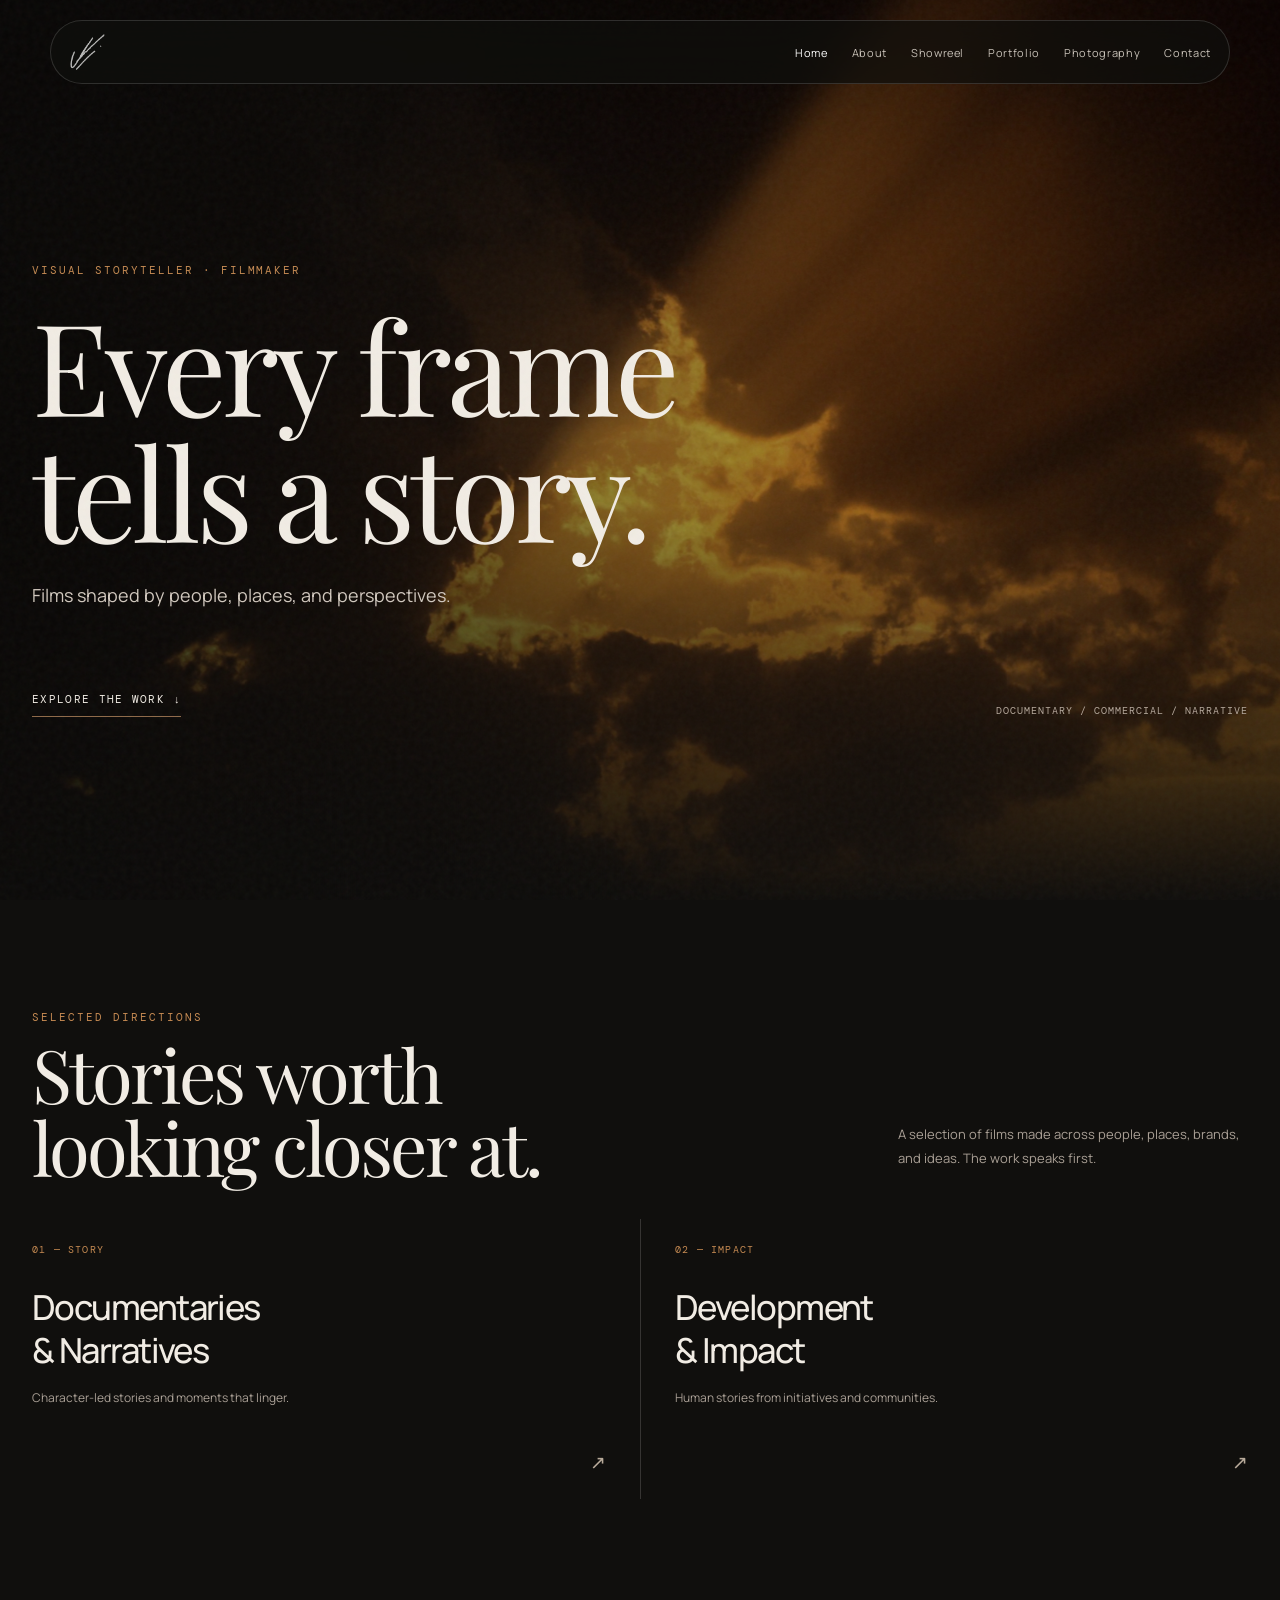
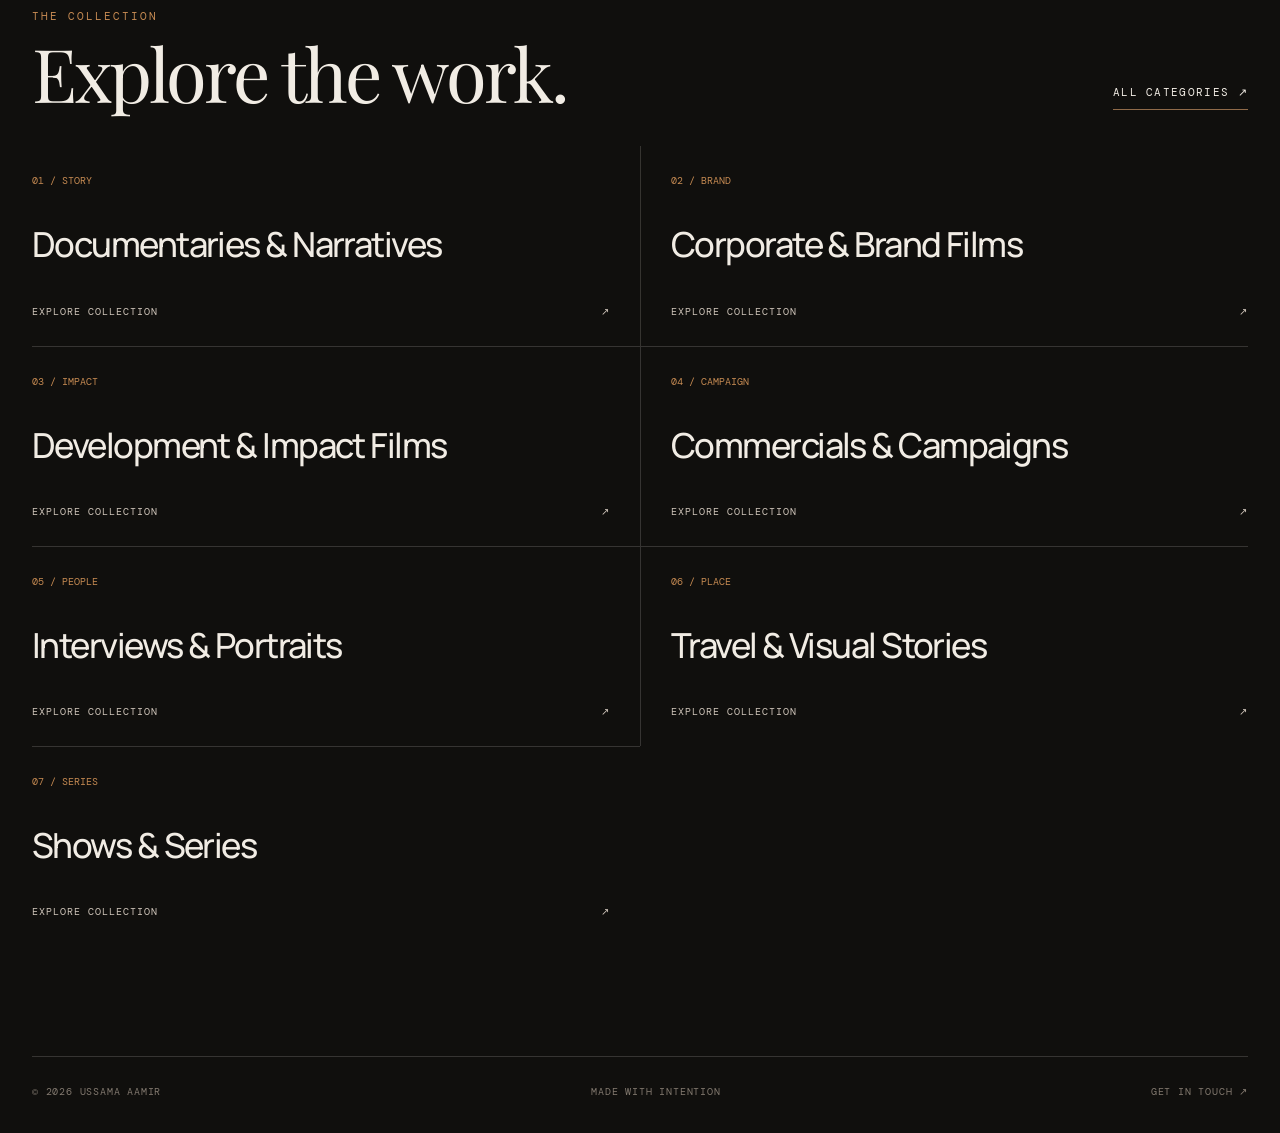
<file: index.html>
<!doctype html>
<html lang="en"><head><meta charset="utf-8"><meta name="viewport" content="width=device-width,initial-scale=1"><meta name="theme-color" content="#100f0d"><meta name="description" content="Ussama Aamir — filmmaker and visual storyteller."><title>Every frame tells a story — Ussama Aamir</title><link rel="stylesheet" href="styles.css"><script src="script.js"></script></head><body><script>shell("<section class=\"home-hero\"><div class=\"wrap\"><div class=\"eyebrow reveal\">VISUAL STORYTELLER \u00b7 FILMMAKER</div><h1 class=\"display hero-title reveal\">Every frame<br>tells a story.</h1><p class=\"hero-sub reveal\">Films shaped by people, places, and perspectives.</p><div class=\"hero-bottom reveal\"><a class=\"explore\" href=\"portfolio.html\">Explore the work \u2193</a><span class=\"side-note\">DOCUMENTARY / COMMERCIAL / NARRATIVE</span></div></div></section><section class=\"section\"><div class=\"wrap\"><div class=\"section-head reveal\"><div><div class=\"eyebrow\">SELECTED DIRECTIONS</div><h2 class=\"display\">Stories worth<br>looking closer at.</h2></div><p>A selection of films made across people, places, brands, and ideas. The work speaks first.</p></div><div class=\"feature-grid\"><a class=\"feature reveal\" href=\"narratives.html\"><span class=\"big-num\">01 \u2014 STORY</span><div><h3>Documentaries<br>& Narratives</h3><p>Character-led stories and moments that linger.</p></div><span class=\"arrow\">\u2197</span></a><a class=\"feature reveal\" href=\"development.html\"><span class=\"big-num\">02 \u2014 IMPACT</span><div><h3>Development<br>& Impact</h3><p>Human stories from initiatives and communities.</p></div><span class=\"arrow\">\u2197</span></a></div></div></section><section class=\"section\" style=\"padding-top:0\"><div class=\"wrap\"><div class=\"section-head reveal\"><div><div class=\"eyebrow\">THE COLLECTION</div><h2 class=\"display\">Explore the work.</h2></div><a class=\"explore\" href=\"portfolio.html\">All categories \u2197</a></div><div id=\"homeCategories\" class=\"categories\" style=\"padding-top:0;padding-bottom:0\"></div></div></section>", "Home");</script></body></html>
</file>
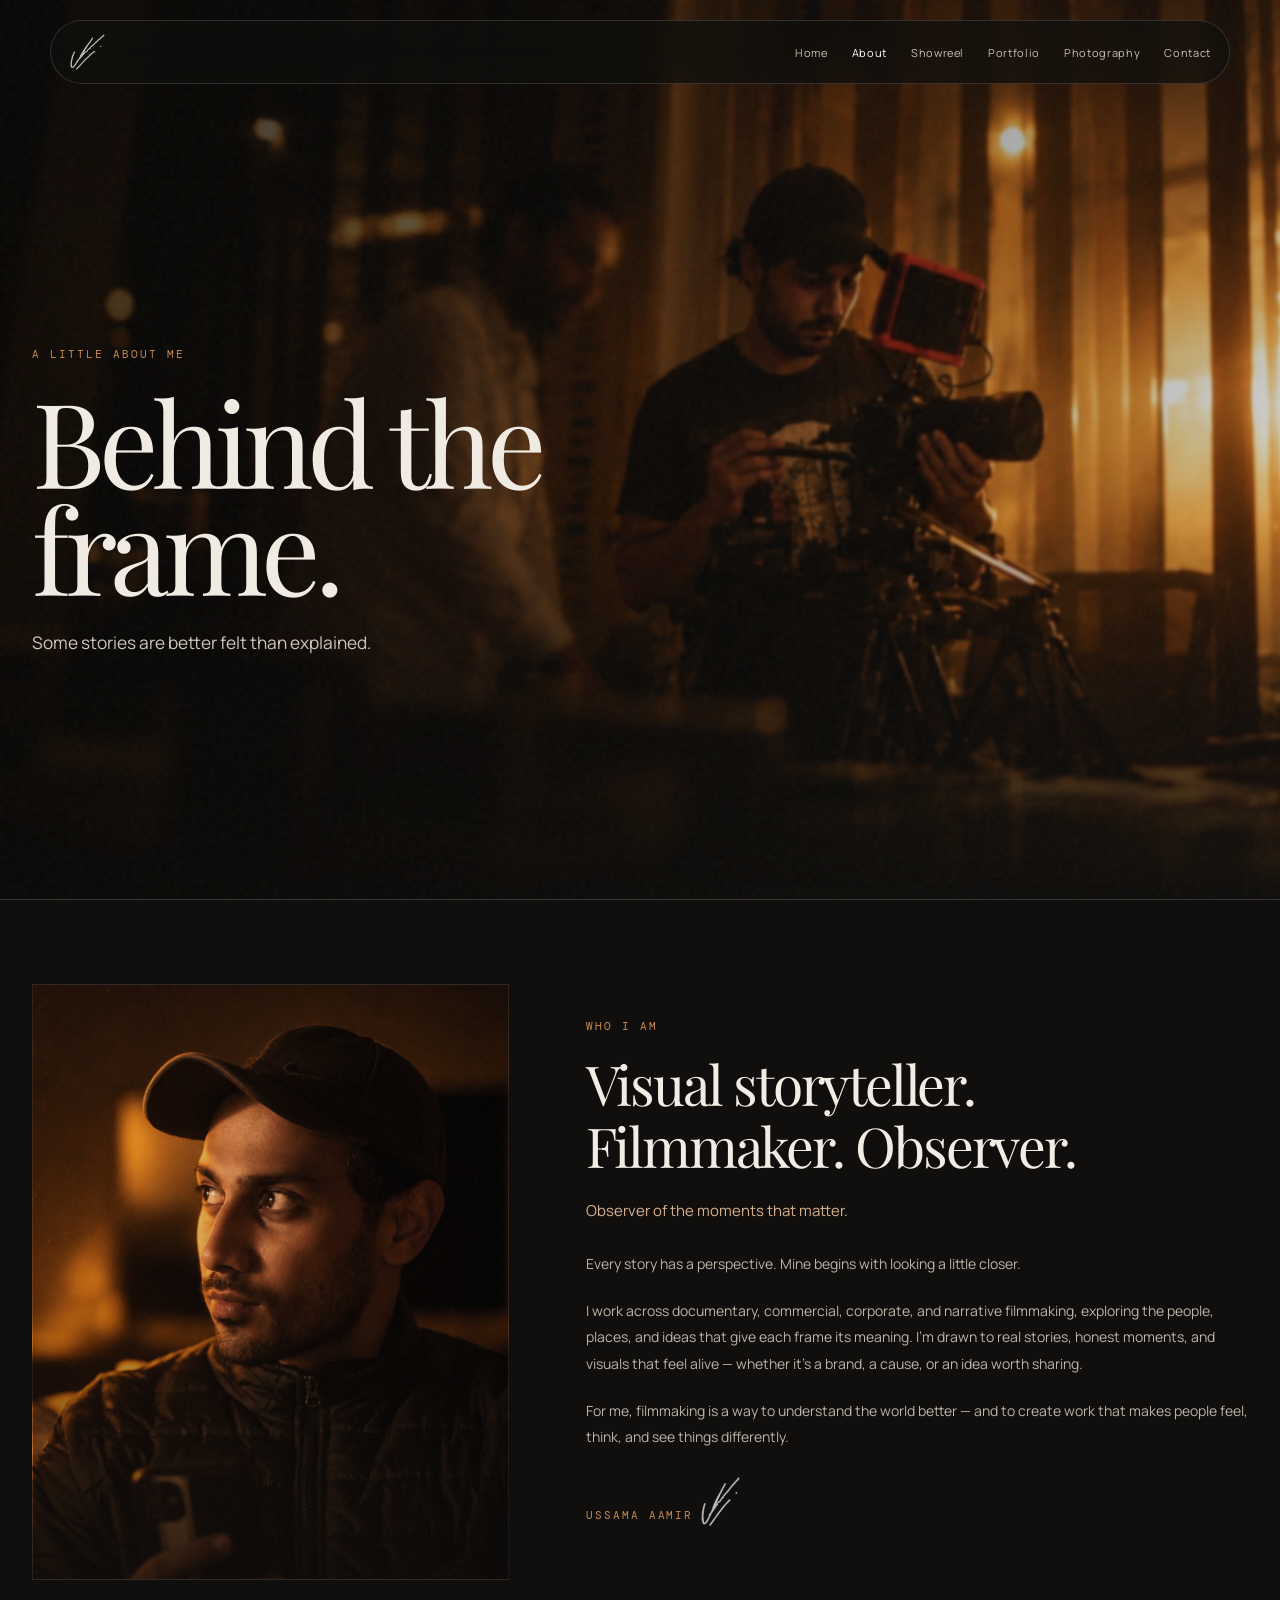
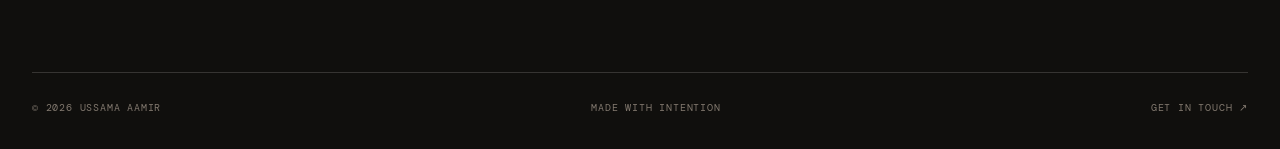
<file: about.html>
<!doctype html>
<html lang="en">
<head>
<meta charset="utf-8">
<meta name="viewport" content="width=device-width,initial-scale=1">
<meta name="theme-color" content="#100f0d">
<meta name="description" content="Ussama Aamir — filmmaker and visual storyteller. Observer of the moments that matter.">
<title>About — Ussama Aamir</title>
<link rel="stylesheet" href="styles.css">
<script src="script.js"></script>
</head>
<body>
<script>
shell(`
<section class="about-hero">
  <div class="wrap about-hero-content">
    <div class="eyebrow reveal">A LITTLE ABOUT ME</div>
    <h1 class="display reveal">Behind the<br>frame.</h1>
    <p class="reveal">Some stories are better felt than explained.</p>
  </div>
</section>
<section class="wrap about-profile">
  <div class="about-portrait reveal" aria-label="Signature nameplate">
    <div class="portrait-caption">
      <span class="portrait-name">USSAMA AAMIR</span>
      <span class="portrait-role">FILMMAKER / OBSERVER</span>
    </div>
  </div>
  <div class="about-copy reveal">
    <div class="eyebrow">WHO I AM</div>
    <h2>Visual storyteller.<br>Filmmaker. Observer.</h2>
    <p class="about-mantra">Observer of the moments that matter.</p>
    <p>Every story has a perspective. Mine begins with looking a little closer.</p>
    <p>I work across documentary, commercial, corporate, and narrative filmmaking, exploring the people, places, and ideas that give each frame its meaning. I’m drawn to real stories, honest moments, and visuals that feel alive — whether it’s a brand, a cause, or an idea worth sharing.</p>
    <p>For me, filmmaking is a way to understand the world better — and to create work that makes people feel, think, and see things differently.</p>
    <div class="about-signoff"><span>USSAMA AAMIR</span><img src="signature-white.png" alt="" aria-hidden="true"></div>
  </div>
</section>
`, "About");
</script>
</body>
</html>
</file>
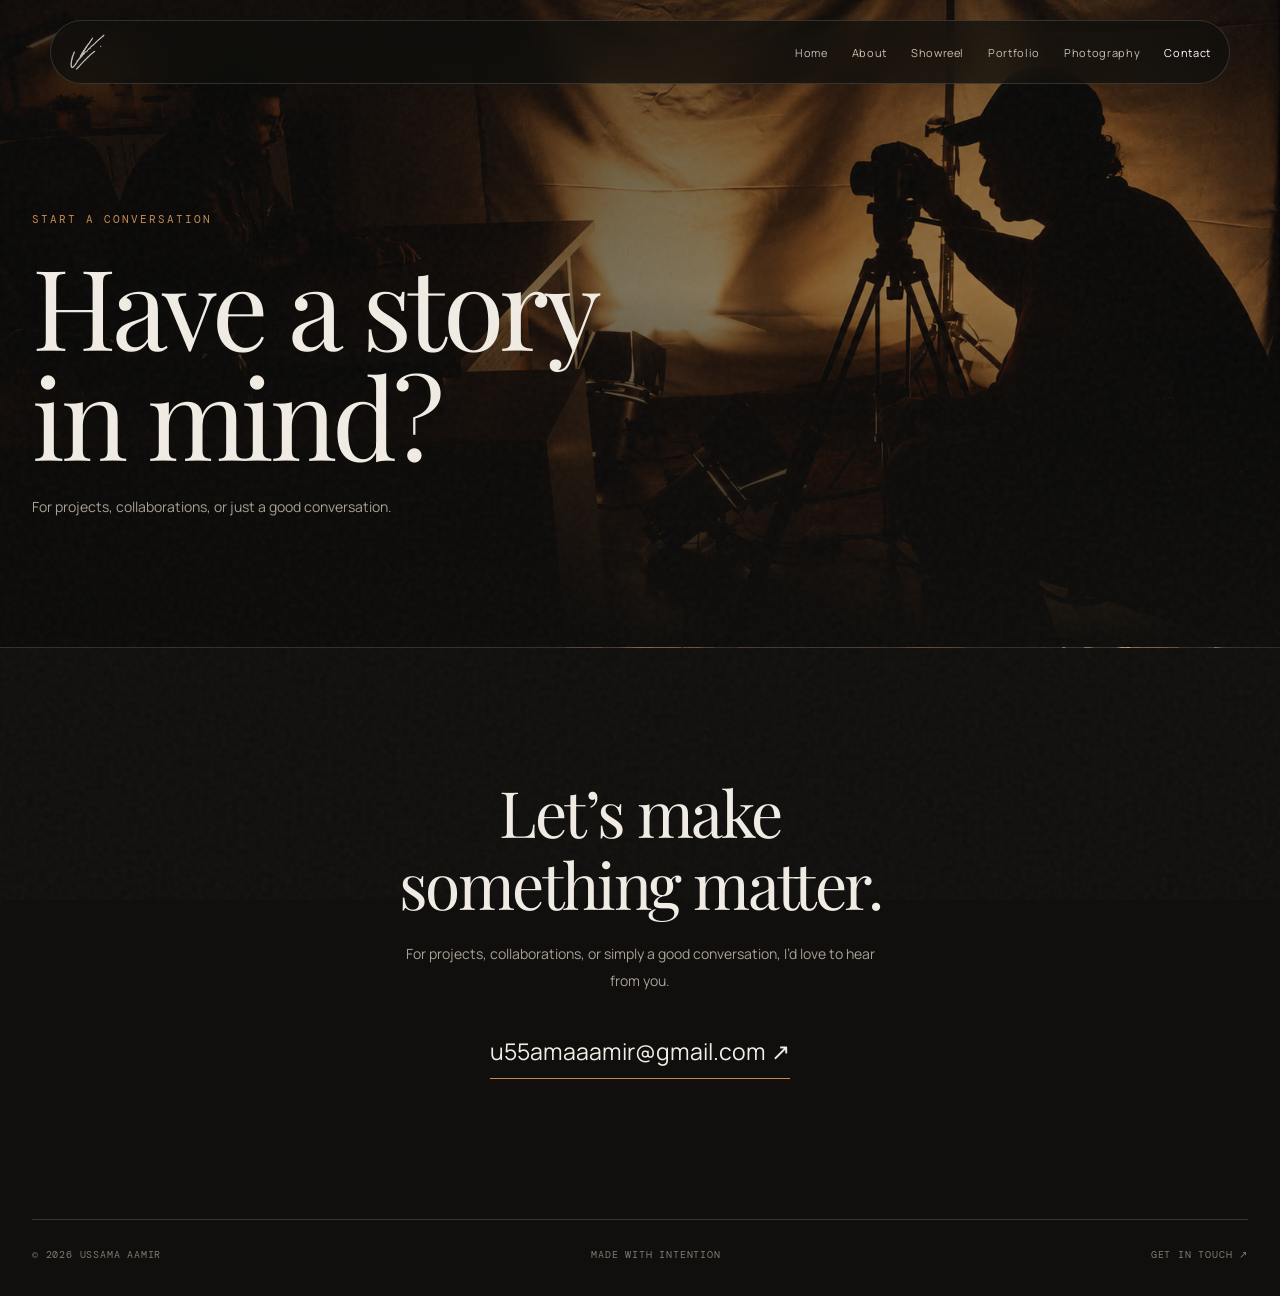
<file: contact.html>
<!doctype html>
<html lang="en">
<head>
  <meta charset="utf-8">
  <meta name="viewport" content="width=device-width,initial-scale=1">
  <meta name="theme-color" content="#100f0d">
  <meta name="description" content="Contact Ussama Aamir for filmmaking, video production and creative collaborations.">
  <title>Contact — Ussama Aamir</title>
  <link rel="stylesheet" href="styles.css">
  <script src="script.js"></script>
</head>
<body>
<script>
shell("<section class=\"page-intro\"><div class=\"wrap\"><div class=\"eyebrow reveal\">START A CONVERSATION</div><h1 class=\"display reveal\">Have a story<br>in mind?</h1><p class=\"reveal\">For projects, collaborations, or just a good conversation.</p></div></section><div class=\"wrap contact-layout contact-minimal\"><div class=\"contact-copy reveal\"><h2>Let\u2019s make<br>something matter.</h2><p>For projects, collaborations, or simply a good conversation, I\u2019d love to hear from you.</p><a class=\"contact-email\" href=\"mailto:u55amaaamir@gmail.com\">u55amaaamir@gmail.com \u2197</a></div></div>", "Contact");
</script>
</body>
</html>
</file>
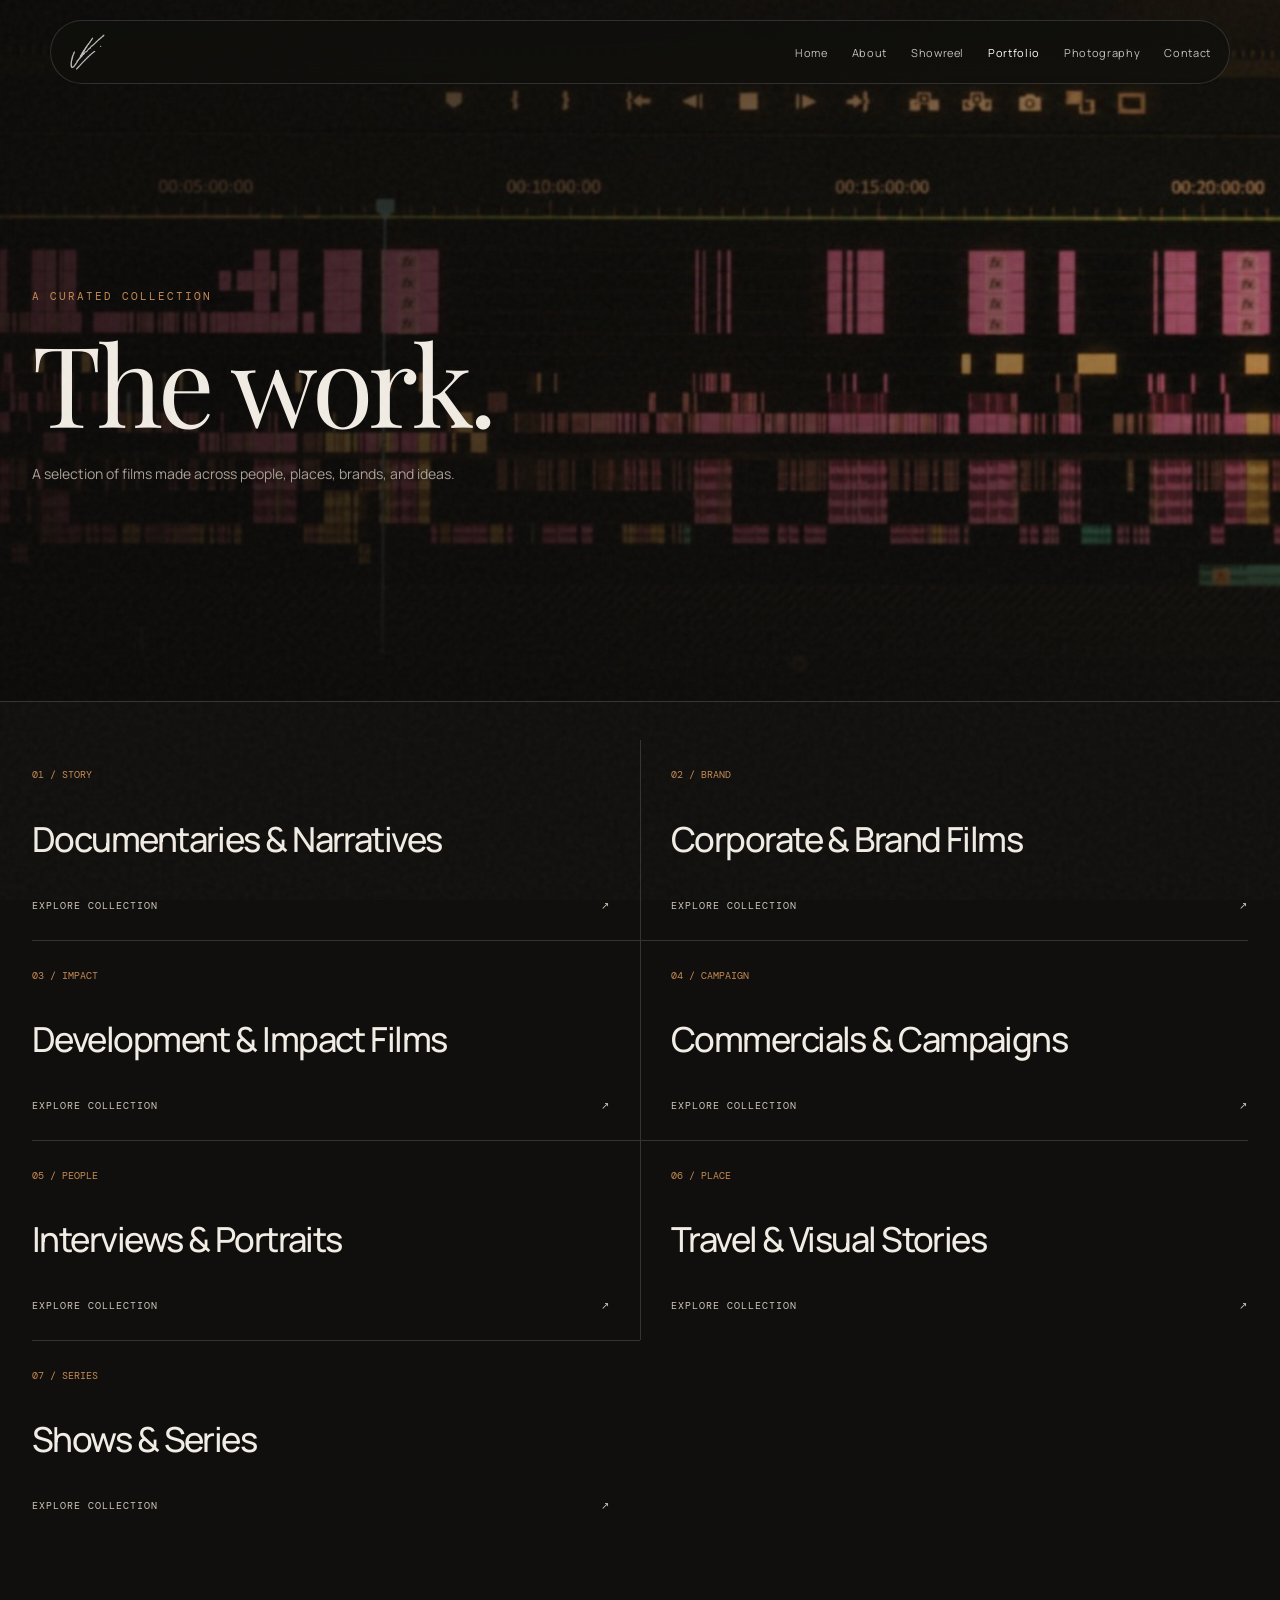
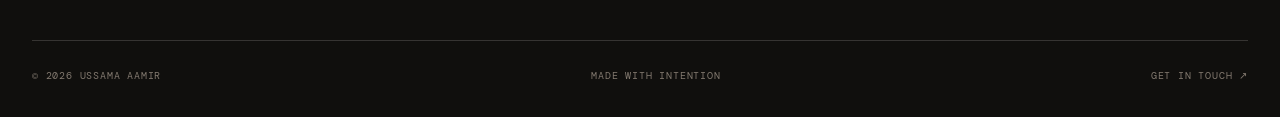
<file: portfolio.html>
<!doctype html>
<html lang="en"><head><meta charset="utf-8"><meta name="viewport" content="width=device-width,initial-scale=1"><meta name="theme-color" content="#100f0d"><meta name="description" content="Ussama Aamir — filmmaker and visual storyteller."><title>The work — Ussama Aamir</title><link rel="stylesheet" href="styles.css"><script src="script.js"></script></head><body><script>shell("<section class=\"page-intro\"><div class=\"wrap\"><div class=\"eyebrow reveal\">A CURATED COLLECTION</div><h1 class=\"display reveal\">The work.</h1><p class=\"reveal\">A selection of films made across people, places, brands, and ideas.</p></div></section><div class=\"wrap\"><div class=\"categories\" id=\"allCategories\"></div></div>", "Portfolio");</script></body></html>
</file>
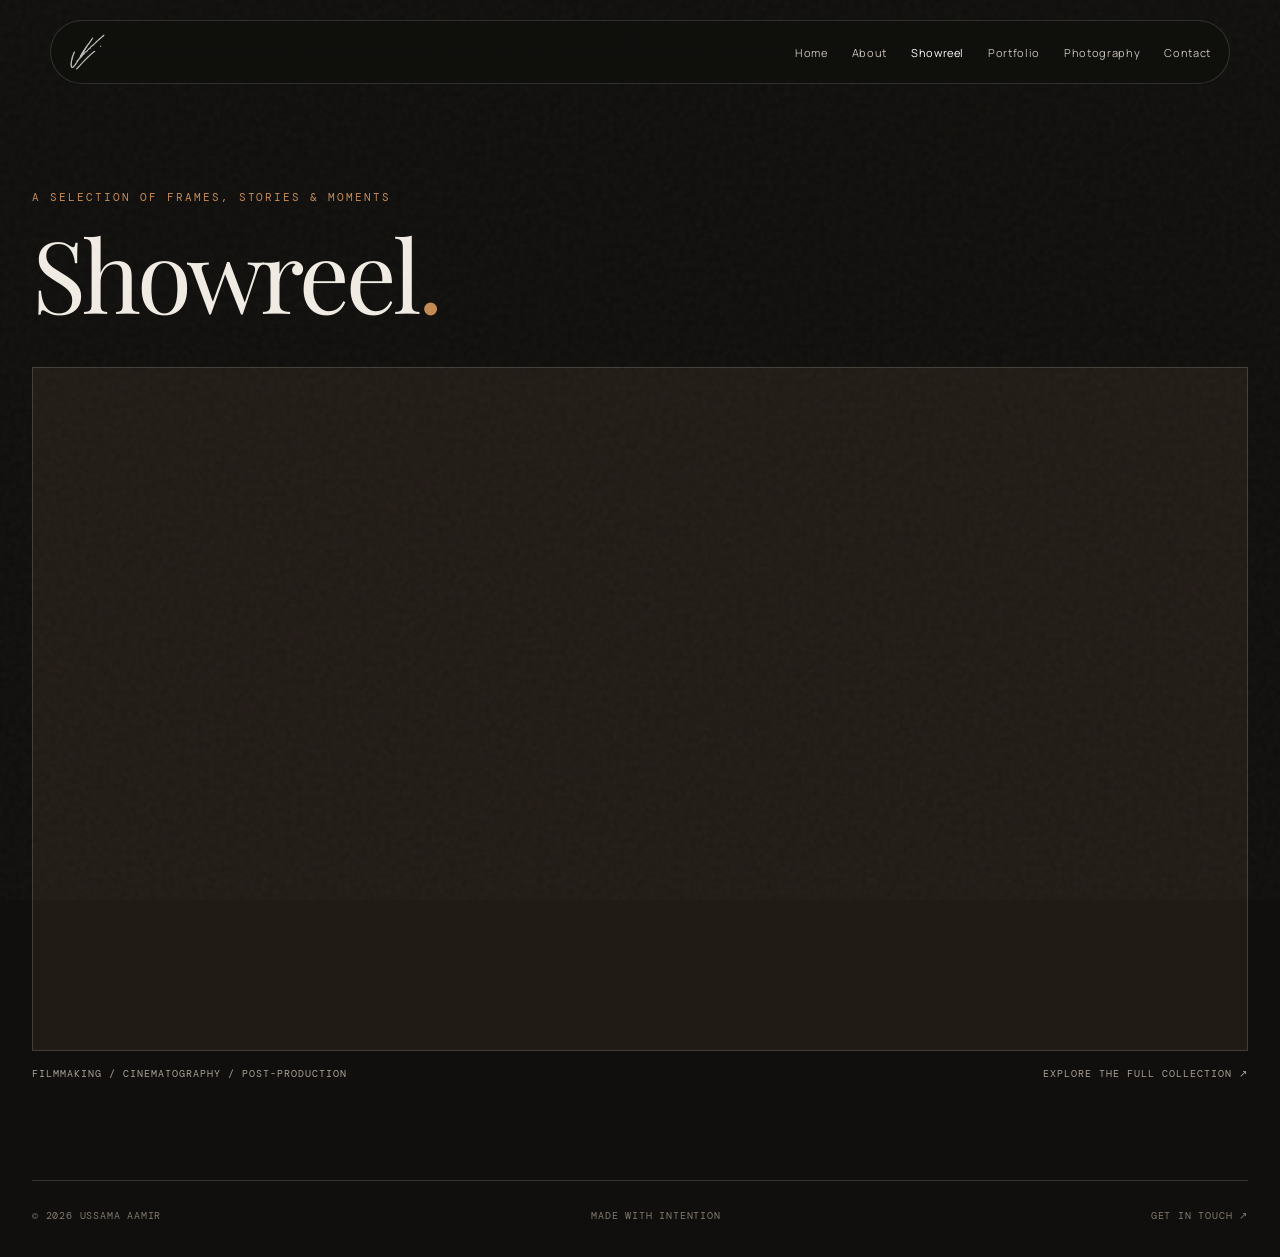
<file: showreel.html>
<!doctype html>
<html lang="en"><head><meta charset="utf-8"><meta name="viewport" content="width=device-width,initial-scale=1"><meta name="theme-color" content="#100f0d"><meta name="description" content="Ussama Aamir — filmmaker and visual storyteller."><title>Showreel — Ussama Aamir</title><link rel="stylesheet" href="styles.css"><script src="script.js"></script></head><body><script>shell("<section class=\"reel\"><div class=\"wrap\"><div class=\"eyebrow reveal\">A SELECTION OF FRAMES, STORIES & MOMENTS</div><h1 class=\"display reveal\">Showreel<span style=\"color:var(--amber)\">.</span></h1><div class=\"video-frame reveal\"><iframe src=\"https://www.youtube-nocookie.com/embed/4ZpeuPOp7gc?rel=0\" title=\"Ussama Aamir showreel\" loading=\"lazy\" allow=\"accelerometer; autoplay; clipboard-write; encrypted-media; gyroscope; picture-in-picture; web-share\" allowfullscreen></iframe></div><div class=\"reel-note\"><span>FILMMAKING / CINEMATOGRAPHY / POST-PRODUCTION</span><a href=\"portfolio.html\">EXPLORE THE FULL COLLECTION \u2197</a></div></div></section>", "Showreel");</script></body></html>
</file>
<file: styles.css>
@import url('https://fonts.googleapis.com/css2?family=DM+Mono:wght@400;500&family=Manrope:wght@300;400;500;600;700&family=Playfair+Display:wght@400;500&display=swap');
:root{--bg:#100f0d;--panel:#191714;--text:#f1ece4;--muted:#aaa096;--line:rgba(241,236,228,.17);--amber:#c58a52;--max:1440px}
*{box-sizing:border-box}html{scroll-behavior:smooth}body{margin:0;background:var(--bg);color:var(--text);font-family:Manrope,Arial,sans-serif;font-weight:400}a{color:inherit;text-decoration:none}button{font:inherit}.grain{pointer-events:none;position:fixed;inset:0;z-index:20;opacity:.07;background-image:url("data:image/svg+xml,%3Csvg viewBox='0 0 180 180' xmlns='http://www.w3.org/2000/svg'%3E%3Cfilter id='n'%3E%3CfeTurbulence type='fractalNoise' baseFrequency='.85' numOctaves='3' stitchTiles='stitch'/%3E%3C/filter%3E%3Crect width='100%25' height='100%25' filter='url(%23n)' opacity='.55'/%3E%3C/svg%3E")}
header{position:fixed;z-index:30;top:20px;left:50%;transform:translateX(-50%);width:min(calc(100% - 36px),1180px);display:flex;align-items:center;justify-content:space-between;padding:12px 18px;border:1px solid rgba(255,255,255,.14);border-radius:50px;background:rgba(16,15,13,.74);backdrop-filter:blur(18px)}.brand{font-size:12px;letter-spacing:.16em;font-weight:700}.brand span{color:var(--amber)}nav{display:flex;gap:24px;align-items:center}nav a{font-size:11px;color:#c7c0b7;letter-spacing:.06em;transition:color .25s}nav a:hover,nav a.active{color:#fff}.menu-btn{display:none;color:var(--text);background:none;border:0;font-size:11px;letter-spacing:.1em}
main{min-height:100vh}.wrap{width:min(calc(100% - 64px),var(--max));margin:auto}.eyebrow{font:11px 'DM Mono',monospace;color:var(--amber);letter-spacing:.18em;text-transform:uppercase}.display{font-family:'Playfair Display',Georgia,serif;font-weight:400;letter-spacing:-.04em;line-height:.98}.home-hero{min-height:100svh;display:flex;align-items:flex-end;padding:160px 0 80px;position:relative;overflow:hidden;background:#15110e}.home-hero:before{content:"";position:absolute;inset:0;background:linear-gradient(90deg,rgba(10,9,8,.78),rgba(10,9,8,.25) 60%,rgba(10,9,8,.16)),linear-gradient(0deg,#100f0d 0%,transparent 44%),url('assets/amber-clouds.jpg') center 47%/cover no-repeat;transform:scale(1.015);animation:heroIn 1.4s ease both}.home-hero .wrap{position:relative;z-index:1}.hero-title{font-size:clamp(58px,10vw,150px);max-width:1000px;margin:25px 0 26px}.hero-sub{font-size:clamp(14px,1.6vw,18px);color:#d1c8be;max-width:450px;line-height:1.8}.hero-bottom{display:flex;justify-content:space-between;align-items:end;margin-top:80px}.explore{font:11px 'DM Mono',monospace;letter-spacing:.12em;text-transform:uppercase;border-bottom:1px solid #8f6a49;padding-bottom:10px}.side-note{font:10px 'DM Mono',monospace;color:#b5a89b;letter-spacing:.1em}
.section{padding:110px 0}.section-head{display:flex;justify-content:space-between;align-items:end;gap:28px;margin-bottom:36px}.section-head h2{font-size:clamp(38px,6vw,74px);margin:14px 0 0}.section-head p{max-width:350px;color:var(--muted);font-size:13px;line-height:1.8}.feature-grid{display:grid;grid-template-columns:1.3fr 1fr;gap:16px}.feature{position:relative;min-height:340px;background:linear-gradient(135deg,#34251b,#171411);overflow:hidden;border:1px solid var(--line);padding:28px;display:flex;flex-direction:column;justify-content:space-between}.feature:after{content:"";position:absolute;inset:0;background:linear-gradient(0deg,rgba(0,0,0,.65),transparent 70%);pointer-events:none}.feature>*{position:relative;z-index:1}.feature .big-num{font:11px 'DM Mono',monospace;color:#c9a17d}.feature h3{font:clamp(30px,4vw,52px) 'Playfair Display',serif;font-weight:400;margin:0 0 10px}.feature p{font-size:12px;line-height:1.7;color:#d2c7bc;max-width:390px}.feature .arrow{align-self:flex-end;font-size:24px}.page-intro{padding:190px 0 75px;border-bottom:1px solid var(--line)}.page-intro h1{font-size:clamp(52px,9vw,112px);margin:24px 0;max-width:1100px}.page-intro p{color:var(--muted);max-width:540px;line-height:1.9;font-size:14px}.project-list{padding:32px 0 100px}.project{display:grid;grid-template-columns:1fr .72fr;gap:34px;align-items:center;padding:28px 0;border-bottom:1px solid var(--line)}.project-media{aspect-ratio:16/9;position:relative;background:#211b16;overflow:hidden;cursor:pointer}.project-media img{width:100%;height:100%;object-fit:cover;display:block;filter:brightness(.72) saturate(.78);transition:transform .7s,filter .5s}.project-media:hover img{transform:scale(1.035);filter:brightness(.95) saturate(.95)}.project-media:after{content:"▶";position:absolute;right:20px;bottom:20px;width:46px;height:46px;border:1px solid rgba(255,255,255,.65);border-radius:50%;display:grid;place-items:center;font-size:12px;padding-left:3px;background:rgba(15,13,11,.4)}.project-num{font:10px 'DM Mono',monospace;letter-spacing:.15em;color:var(--amber)}.project h2{font:clamp(26px,3.4vw,44px) 'Playfair Display',serif;font-weight:400;line-height:1.1;margin:15px 0}.project p{font-size:13px;line-height:1.9;color:var(--muted);max-width:480px}.project-link{font:10px 'DM Mono',monospace;letter-spacing:.12em;text-transform:uppercase;display:inline-block;margin-top:16px;border-bottom:1px solid var(--amber);padding-bottom:8px}.categories{display:grid;grid-template-columns:repeat(2,1fr);gap:12px;padding:38px 0 100px}.category{min-height:230px;padding:28px;border:1px solid var(--line);background:linear-gradient(135deg,#211a15,#141210);display:flex;flex-direction:column;justify-content:space-between;transition:background .3s,transform .3s}.category:hover{background:#2a2018;transform:translateY(-3px)}.category .num{font:10px 'DM Mono',monospace;color:var(--amber)}.category h2{font:clamp(25px,3.8vw,44px) 'Playfair Display',serif;font-weight:400;max-width:400px;margin:24px 0}.category .more{display:flex;justify-content:space-between;color:#cfc5ba;font:10px 'DM Mono',monospace;letter-spacing:.1em;text-transform:uppercase}
.about-grid{display:grid;grid-template-columns:.75fr 1fr;gap:70px;padding:75px 0 130px}.about-mark{min-height:440px;background:linear-gradient(145deg,#34251a,#15120f);display:flex;align-items:flex-end;padding:26px;font:10px 'DM Mono',monospace;color:#d3b18e;letter-spacing:.13em}.about-copy h2{font:clamp(38px,5vw,66px) 'Playfair Display',serif;font-weight:400;margin:0 0 28px}.about-copy p{font-size:14px;line-height:2;color:#bdb3a8;margin:0 0 20px}.about-copy .signature{font:11px 'DM Mono',monospace;color:var(--amber);letter-spacing:.15em;margin-top:34px}
.reel{padding:190px 0 100px}.reel h1{font-size:clamp(50px,8vw,100px);margin:20px 0 45px}.video-frame{aspect-ratio:16/9;background:#211b16;position:relative;overflow:hidden;border:1px solid var(--line)}.video-frame iframe{width:100%;height:100%;border:0;position:absolute;inset:0}.reel-note{display:flex;justify-content:space-between;gap:20px;color:var(--muted);font:10px 'DM Mono',monospace;letter-spacing:.1em;padding-top:16px}
.photo-track{display:flex;gap:12px;overflow-x:auto;padding:40px 0 80px;scroll-snap-type:x mandatory;scrollbar-color:#75563d #171411}.photo-card{flex:0 0 32%;min-width:260px;scroll-snap-align:center;transition:flex-basis .45s;cursor:pointer}.photo-card.expanded{flex-basis:62%}.photo-placeholder{height:clamp(280px,45vw,600px);background:linear-gradient(145deg,#3b2b20,#171310);border:1px solid var(--line);display:flex;align-items:end;padding:20px;font:10px 'DM Mono',monospace;color:#c8a27f;letter-spacing:.1em}.photo-help{color:var(--muted);font-size:12px}
.contact-layout{display:grid;grid-template-columns:1fr 1fr;gap:60px;padding:70px 0 120px}.contact-layout h2{font:clamp(38px,5vw,70px) 'Playfair Display',serif;font-weight:400;margin:0 0 20px}.contact-layout p{color:var(--muted);font-size:14px;line-height:1.8}.contact-email{display:inline-block;font-size:clamp(16px,2vw,22px);margin-top:24px;border-bottom:1px solid var(--amber);padding-bottom:10px}.contact-form{display:grid;gap:18px}.contact-form label{font:10px 'DM Mono',monospace;letter-spacing:.12em;text-transform:uppercase;color:#b9ada1}.contact-form input,.contact-form textarea{display:block;width:100%;background:transparent;color:var(--text);border:0;border-bottom:1px solid var(--line);padding:13px 0;font:14px Manrope;outline:none}.contact-form textarea{min-height:110px;resize:vertical}.contact-form button{justify-self:start;background:var(--amber);border:0;color:#15100b;padding:14px 22px;font:10px 'DM Mono',monospace;letter-spacing:.1em;text-transform:uppercase;cursor:pointer}.form-note{font-size:11px!important}
footer{border-top:1px solid var(--line);padding:28px 0 35px;color:#82796f;font:10px 'DM Mono',monospace;letter-spacing:.08em;display:flex;justify-content:space-between;gap:20px}.modal{position:fixed;z-index:60;inset:0;background:rgba(5,4,3,.94);display:none;align-items:center;justify-content:center;padding:28px}.modal.open{display:flex}.modal-inner{width:min(1100px,100%)}.modal-close{display:flex;margin:0 0 14px auto;background:none;color:#fff;border:1px solid #776d62;border-radius:50%;width:42px;height:42px;align-items:center;justify-content:center;cursor:pointer}.modal-video{aspect-ratio:16/9;background:#000}.modal-video iframe{width:100%;height:100%;border:0}.reveal{opacity:0;transform:translateY(18px);transition:opacity .7s ease,transform .7s ease}.reveal.visible{opacity:1;transform:none}@keyframes heroIn{from{opacity:.5;transform:scale(1.06)}to{opacity:1;transform:scale(1.015)}}
@media(max-width:760px){header{top:10px;width:calc(100% - 20px);padding:13px 16px}.menu-btn{display:block}nav{display:none;position:absolute;top:54px;left:0;right:0;padding:20px;background:rgba(16,15,13,.96);border:1px solid var(--line);border-radius:20px;flex-direction:column;align-items:flex-start;gap:20px}nav.open{display:flex}.wrap{width:calc(100% - 36px)}.home-hero{min-height:90svh;padding:140px 0 42px}.home-hero:before{background-position:58% center;background-image:linear-gradient(90deg,rgba(10,9,8,.52),rgba(10,9,8,.14)),linear-gradient(0deg,#100f0d 0%,transparent 52%),url('assets/amber-clouds.jpg')}.hero-title{font-size:clamp(55px,14vw,90px)}.hero-bottom{margin-top:55px;align-items:start;gap:20px;flex-direction:column}.side-note{display:none}.section{padding:75px 0}.section-head{align-items:start;flex-direction:column}.feature-grid,.project,.about-grid,.contact-layout{grid-template-columns:1fr;gap:22px}.feature{min-height:300px}.page-intro{padding:145px 0 48px}.project-list{padding:16px 0 70px}.project{padding:22px 0;gap:20px}.project h2{margin:10px 0}.categories{grid-template-columns:1fr;padding:25px 0 70px}.category{min-height:180px}.about-grid{padding:40px 0 80px}.about-mark{min-height:230px}.reel{padding:145px 0 70px}.reel-note{flex-direction:column}.photo-card{flex-basis:76%}.photo-card.expanded{flex-basis:90%}.contact-layout{padding:45px 0 80px}footer{flex-direction:column;line-height:1.8}.modal{padding:12px}}
@media(prefers-reduced-motion:reduce){*,*:before,*:after{scroll-behavior:auto!important;animation:none!important;transition:none!important}.reveal{opacity:1;transform:none}}


/* Homepage polish — v3 */
.brand span{color:var(--text)!important}
.brand{color:#fff!important}

/* Editorial featured categories: no individual cards */
.feature-grid{gap:0;grid-template-columns:1fr 1fr}
.feature{min-height:280px;background:transparent!important;border:0!important;border-radius:0;padding:24px 34px 24px 0;position:relative;transform:none!important}
.feature+.feature{border-left:1px solid var(--line)!important;padding-left:34px;padding-right:0}
.feature:after{display:none!important}
.feature .big-num{font:10px 'DM Mono',monospace;letter-spacing:.12em;color:var(--amber)}
.feature h3{font:500 clamp(23px,2.7vw,35px)/1.25 Manrope,Arial,sans-serif;letter-spacing:-.045em;margin:0 0 16px;max-width:480px}
.feature p{font-size:12px;line-height:1.8;color:var(--muted);max-width:360px}
.feature .arrow{font-size:19px;color:#b8aa9a;transition:transform .25s,color .25s}
.feature:hover .arrow{transform:translate(3px,-3px);color:var(--amber)}
.feature:hover h3{color:#fff}

/* Portfolio category grid: open editorial rows rather than bordered cards */
.categories{gap:0;grid-template-columns:repeat(2,minmax(0,1fr))}
.category{min-height:200px;background:transparent!important;border:0!important;border-radius:0;padding:28px 30px 28px 0;transform:none!important;transition:color .25s}
.category:nth-child(2n){padding-left:30px;padding-right:0;border-left:1px solid var(--line)!important}
.category:nth-child(n+3){border-top:1px solid var(--line)!important}
.category:hover{background:transparent!important;transform:none!important}
.category h2{font:500 clamp(22px,2.7vw,35px)/1.25 Manrope,Arial,sans-serif;letter-spacing:-.045em;margin:25px 0 28px;max-width:480px;transition:color .25s}
.category:hover h2{color:var(--amber)}
.category .more{font-size:10px}
.category .more span:last-child{transition:transform .25s,color .25s}
.category:hover .more span:last-child{transform:translate(3px,-3px);color:var(--amber)}
@media(max-width:760px){
 .feature-grid{grid-template-columns:1fr}
 .feature{min-height:220px;padding:22px 0!important;border-bottom:1px solid var(--line)!important}
 .feature+.feature{border-left:0!important;padding-left:0!important}
 .categories{grid-template-columns:1fr}
 .category,.category:nth-child(2n){min-height:170px;padding:24px 0!important;border-left:0!important;border-top:1px solid var(--line)!important}
 .category:first-child{border-top:0!important}
}

/* Signature identity and restrained cinematic transitions */
.brand{display:flex;align-items:center;min-width:112px;min-height:28px;color:rgba(255,255,255,.72);}
.brand img{display:block;width:112px;height:34px;object-fit:contain;opacity:.72;transition:opacity .25s ease;}
.brand:hover img{opacity:1}
.signature-intro{position:fixed;inset:0;z-index:1000;display:flex;align-items:center;justify-content:center;background:#100f0d;opacity:1;pointer-events:all;transition:opacity .55s ease;}
.signature-intro img{display:block;width:min(42vw,310px);max-height:42vh;object-fit:contain;opacity:0;transform:scale(.96);filter:drop-shadow(0 0 22px rgba(255,255,255,.035));}
.signature-intro.intro-mode img{animation:signatureReveal 1.45s cubic-bezier(.22,.7,.25,1) both;}
.signature-intro.transition-mode{background:rgba(16,15,13,.97);}
.signature-intro.transition-mode img{width:min(24vw,170px);animation:signatureQuickReveal .43s ease both;}
.signature-intro.signature-intro-out{opacity:0;pointer-events:none;}
body.signature-is-transitioning main,body.signature-is-transitioning header,body.signature-is-transitioning footer{opacity:0;}
body main,body header,body footer{transition:opacity .45s ease;}
@keyframes signatureReveal{0%{opacity:0;transform:scale(.94);filter:blur(3px)}25%{opacity:.76}70%{opacity:.76;transform:scale(1)}100%{opacity:.76;transform:scale(1)}}
@keyframes signatureQuickReveal{0%{opacity:0;transform:scale(.96)}100%{opacity:.72;transform:scale(1)}}
@media(max-width:760px){.brand img{width:88px;height:30px}.signature-intro img{width:min(58vw,260px)}.signature-intro.transition-mode img{width:min(35vw,145px)}}
@media(prefers-reduced-motion:reduce){.signature-intro{display:none!important}body main,body header,body footer{opacity:1!important;transition:none!important}}

/* Signature fix v5: predictable sizing and visible intro on every page load */
.brand{width:126px;min-width:126px;height:38px;overflow:hidden}
.brand img{width:126px;height:38px;object-fit:contain;object-position:left center;opacity:.72}
.signature-intro img{width:min(48vw,360px);height:auto;max-height:48vh;object-fit:contain}
.signature-intro.transition-mode img{width:min(28vw,190px)}
@media(max-width:760px){.brand{width:96px;min-width:96px;height:32px}.brand img{width:96px;height:32px}.signature-intro img{width:min(64vw,280px)}.signature-intro.transition-mode img{width:min(40vw,150px)}}

/* About page — cinematic background and clean profile section */
.about-hero{
  min-height:100svh;
  display:flex;
  align-items:center;
  padding:160px 0 90px;
  position:relative;
  isolation:isolate;
  overflow:hidden;
  border-bottom:1px solid var(--line);
  background:#100f0d;
}
.about-hero:before{
  content:"";
  position:absolute;
  inset:0;
  z-index:-2;
  background-image:url("./assets/about-camera-background.jpeg");
  background-position:center 48%;
  background-size:cover;
  background-repeat:no-repeat;
  transform:scale(1.015);
  animation:heroIn 1.4s ease both;
}
.about-hero:after{
  content:"";
  position:absolute;
  inset:0;
  z-index:-1;
  pointer-events:none;
  background:
    linear-gradient(90deg,rgba(8,7,6,.78) 0%,rgba(8,7,6,.60) 34%,rgba(8,7,6,.24) 68%,rgba(8,7,6,.14) 100%),
    linear-gradient(0deg,#100f0d 0%,rgba(16,15,13,.04) 42%,rgba(16,15,13,.22) 100%);
}
.about-hero-content{position:relative;z-index:1;padding-top:36px}
.about-hero h1{
  font-size:clamp(64px,9.2vw,136px);
  margin:26px 0;
  max-width:790px;
  line-height:.91;
  letter-spacing:-.055em;
}
.about-hero p{
  color:#d1c8be;
  max-width:450px;
  line-height:1.8;
  font-size:clamp(14px,1.35vw,18px);
  margin:0;
}

/* Keep the nameplate panel intentionally image-free */
.about-profile{
  display:grid;
  grid-template-columns:minmax(260px,.72fr) minmax(0,1fr);
  gap:clamp(36px,6vw,90px);
  align-items:center;
  padding:84px 0 92px;
}
.about-portrait{
  position:relative;
  min-height:430px;
  aspect-ratio:4/5;
  overflow:hidden;
  border:1px solid rgba(255,255,255,.10);
  background-image:
    linear-gradient(0deg,rgba(12,9,7,.78) 0%,rgba(12,9,7,.10) 48%,rgba(12,9,7,.06) 100%),
    linear-gradient(90deg,rgba(106,57,24,.12),rgba(15,12,10,.04)),
    url("./assets/about-portrait.jpg");
  background-size:cover;
  background-position:center 34%;
  background-repeat:no-repeat;
  background-color:#17120e;
}
.about-portrait:before{
  content:"";
  position:absolute;
  inset:0;
  background-image:url("data:image/svg+xml,%3Csvg viewBox='0 0 180 180' xmlns='http://www.w3.org/2000/svg'%3E%3Cfilter id='n'%3E%3CfeTurbulence type='fractalNoise' baseFrequency='.85' numOctaves='3' stitchTiles='stitch'/%3E%3C/filter%3E%3Crect width='100%25' height='100%25' filter='url(%23n)' opacity='.18'/%3E%3C/svg%3E");
  opacity:.2;
  pointer-events:none;
}
.portrait-caption{
  position:absolute;
  z-index:1;
  left:26px;
  bottom:28px;
  display:flex;
  flex-direction:column;
  gap:7px;
}
.portrait-name{font:11px 'DM Mono',monospace;letter-spacing:.18em;color:#f4ece3}
.portrait-role{font:9px 'DM Mono',monospace;letter-spacing:.15em;color:#c8b8a8}
.about-copy h2{
  font:clamp(36px,4.3vw,62px)/1.12 'Playfair Display',Georgia,serif;
  font-weight:400;
  letter-spacing:-.04em;
  margin:20px 0;
}
.about-copy p{font-size:14px;line-height:1.9;color:#bdb3a8;margin:0 0 20px;max-width:680px}
.about-copy .about-mantra{font-size:15px;color:#d7b18c;margin-bottom:26px}
.about-signoff{
  position:relative;
  display:inline-flex;
  align-items:center;
  margin-top:14px;
  min-height:60px;
  padding:10px 0;
  isolation:isolate;
}
.about-signoff span{
  position:relative;
  z-index:2;
  font:11px 'DM Mono',monospace;
  color:var(--amber);
  letter-spacing:.18em;
  white-space:nowrap;
}
.about-signoff img{
  position:absolute;
  width:88px;
  height:48px;
  object-fit:contain;
  left:calc(100% - 16px);
  top:-7px;
  opacity:.72;
  filter:brightness(0) invert(1);
  transform:rotate(-7deg);
  z-index:1;
  pointer-events:none;
}
.behind-scenes-section{display:none!important}

@media(max-width:760px){
  .about-hero{min-height:88svh;padding:145px 0 65px}
  .about-hero:before{background-position:58% center}
  .about-hero:after{
    background:
      linear-gradient(90deg,rgba(8,7,6,.76),rgba(8,7,6,.30)),
      linear-gradient(0deg,#100f0d 0%,transparent 60%);
  }
  .about-hero-content{padding-top:30px}
  .about-hero h1{font-size:clamp(58px,14vw,86px);margin:22px 0}
  .about-profile{grid-template-columns:1fr;gap:30px;padding:52px 0 62px}
  .about-portrait{min-height:210px;aspect-ratio:auto}
  .portrait-caption{left:20px;bottom:20px}
  .about-copy h2{font-size:clamp(36px,9vw,52px)}
  .about-copy p{font-size:13px}
}
@media(prefers-reduced-motion:reduce){.about-hero:before{animation:none}}
.portrait-caption {
  display: none !important;
}


/* Portfolio hero — cinematic timeline background */
body:has(#allCategories) .page-intro {
  position: relative;
  isolation: isolate;
  overflow: hidden;
  min-height: 78vh;
  display: flex;
  align-items: center;
  padding: 190px 0 100px;
  border-bottom: 1px solid var(--line);
  background:
    linear-gradient(
      90deg,
      rgba(10, 9, 8, 0.84) 0%,
      rgba(10, 9, 8, 0.65) 42%,
      rgba(10, 9, 8, 0.28) 100%
    ),
    linear-gradient(
      0deg,
      #100f0d 0%,
      rgba(16, 15, 13, 0.08) 45%,
      rgba(16, 15, 13, 0.15) 100%
    ),
    url("./assets/portfolio-timeline-background.jpeg");
  background-size: cover;
  background-position: center 48%;
  background-repeat: no-repeat;
}

@media (max-width: 760px) {
  body:has(#allCategories) .page-intro {
    min-height: 70vh;
    padding: 150px 0 70px;
    background-position: 58% center;
  }
}

/* Category detail pages — align typography and spacing with the main Portfolio */
body:has(.project-list):not(:has(#allCategories)) .page-intro {
  padding: 164px 0 62px;
}

body:has(.project-list):not(:has(#allCategories)) .page-intro h1 {
  font-family: Manrope, Arial, sans-serif;
  font-size: clamp(42px, 6.2vw, 78px);
  font-weight: 500;
  letter-spacing: -0.055em;
  line-height: 1.04;
  max-width: 960px;
  margin: 22px 0 18px;
}

body:has(.project-list):not(:has(#allCategories)) .page-intro p {
  max-width: 520px;
  font-size: 13px;
  line-height: 1.8;
  margin: 0;
}

body:has(.project-list):not(:has(#allCategories)) .project-list {
  padding: 26px 0 90px;
}

body:has(.project-list):not(:has(#allCategories)) .project {
  grid-template-columns: minmax(0, 1fr) minmax(0, .72fr);
  gap: clamp(28px, 5vw, 64px);
  padding: 34px 0;
}

body:has(.project-list):not(:has(#allCategories)) .project h2 {
  font-family: Manrope, Arial, sans-serif;
  font-size: clamp(24px, 2.7vw, 35px);
  font-weight: 500;
  letter-spacing: -.045em;
  line-height: 1.25;
  margin: 14px 0 12px;
}

body:has(.project-list):not(:has(#allCategories)) .project p {
  font-size: 12px;
  line-height: 1.85;
  max-width: 460px;
}

body:has(.project-list):not(:has(#allCategories)) .project-num,
body:has(.project-list):not(:has(#allCategories)) .project-link {
  font-size: 10px;
  letter-spacing: .14em;
}

@media (max-width: 760px) {
  body:has(.project-list):not(:has(#allCategories)) .page-intro {
    padding: 138px 0 44px;
  }

  body:has(.project-list):not(:has(#allCategories)) .page-intro h1 {
    font-size: clamp(36px, 10vw, 58px);
    line-height: 1.08;
    margin: 20px 0 16px;
  }

  body:has(.project-list):not(:has(#allCategories)) .project-list {
    padding: 14px 0 64px;
  }

  body:has(.project-list):not(:has(#allCategories)) .project {
    grid-template-columns: 1fr;
    gap: 18px;
    padding: 24px 0;
  }

  body:has(.project-list):not(:has(#allCategories)) .project h2 {
    font-size: clamp(23px, 6vw, 30px);
    margin: 10px 0;
  }
}


/* Photography page — vertical, two-column editorial gallery */
.photo-page-intro{padding-bottom:44px;border-bottom:0}
.photo-page-intro h1{max-width:900px}
.photo-gallery-section{padding:12px 0 110px}
.photo-gallery{display:grid;grid-template-columns:repeat(2,minmax(0,1fr));align-items:start;gap:clamp(12px,2.1vw,30px)}
.photo-card{display:block;position:relative;width:100%;padding:0;border:0;background:#191511;overflow:hidden;cursor:zoom-in;line-height:0;isolation:isolate;transform:translateZ(0)}
.photo-card img{display:block;width:100%;height:auto;min-height:180px;object-fit:cover;opacity:.82;filter:brightness(.88) saturate(.86);transform:scale(1.001);transition:transform .65s cubic-bezier(.2,.7,.2,1),filter .45s ease,opacity .45s ease;}
.photo-card:hover img,.photo-card:focus-visible img{opacity:1;filter:brightness(1.04) saturate(1);transform:scale(1.035)}
.photo-card:focus-visible{outline:1px solid var(--amber);outline-offset:5px}
.photo-card:after{content:"";position:absolute;inset:0;border:1px solid rgba(255,255,255,.06);pointer-events:none;transition:border-color .35s ease}
.photo-card:hover:after{border-color:rgba(197,138,82,.32)}
.photo-lightbox[hidden]{display:none!important}
.photo-lightbox{position:fixed;inset:0;z-index:80;display:flex;align-items:center;justify-content:center;gap:18px;padding:5vh 5vw;background:rgba(7,6,5,.96);backdrop-filter:blur(14px)}
.photo-lightbox-image{display:block;max-width:min(82vw,1500px);max-height:88vh;width:auto;height:auto;object-fit:contain;box-shadow:0 20px 90px rgba(0,0,0,.35)}
.photo-lightbox-close,.photo-lightbox-prev,.photo-lightbox-next{position:absolute;display:grid;place-items:center;color:#f1ece4;background:rgba(16,15,13,.55);border:1px solid rgba(241,236,228,.25);cursor:pointer;transition:background .25s,border-color .25s,color .25s}
.photo-lightbox-close:hover,.photo-lightbox-prev:hover,.photo-lightbox-next:hover{background:rgba(197,138,82,.16);border-color:var(--amber);color:#fff}
.photo-lightbox-close{top:22px;right:24px;width:44px;height:44px;border-radius:50%;font-size:28px;font-weight:300}
.photo-lightbox-prev,.photo-lightbox-next{top:50%;transform:translateY(-50%);width:46px;height:58px;font-size:36px;font-weight:300;line-height:1}
.photo-lightbox-prev{left:18px}.photo-lightbox-next{right:18px}
body.photo-lightbox-open{overflow:hidden}
@media(max-width:760px){.photo-page-intro{padding:145px 0 28px}.photo-gallery-section{padding:8px 0 70px}.photo-gallery{gap:9px}.photo-card img{min-height:120px}.photo-lightbox{padding:50px 12px}.photo-lightbox-image{max-width:94vw;max-height:78vh}.photo-lightbox-prev,.photo-lightbox-next{top:auto;bottom:12px;transform:none;width:44px;height:44px;border-radius:50%;font-size:30px}.photo-lightbox-prev{left:calc(50% - 54px)}.photo-lightbox-next{right:calc(50% - 54px)}.photo-lightbox-close{top:12px;right:12px}}
@media(prefers-reduced-motion:reduce){.photo-card img,.photo-card:after,.photo-lightbox-close,.photo-lightbox-prev,.photo-lightbox-next{transition:none!important}}

/* Contact page — minimal, centered closing section */
body:has(.contact-layout.contact-minimal) .page-intro {
  position: relative;
  isolation: isolate;
  overflow: hidden;
  min-height: 72vh;
  display: flex;
  align-items: center;
  padding: 190px 0 90px;
  border-bottom: 1px solid var(--line);
  background:
    linear-gradient(90deg, rgba(10,9,8,.76) 0%, rgba(10,9,8,.48) 55%, rgba(10,9,8,.30) 100%),
    linear-gradient(0deg, #100f0d 0%, rgba(16,15,13,.06) 55%, rgba(16,15,13,.22) 100%),
    url("./assets/contact-background.png");
  background-size: cover;
  background-position: center 48%;
  background-repeat: no-repeat;
}
body:has(.contact-layout.contact-minimal) .page-intro p {
  margin-top: 22px;
}
.contact-layout.contact-minimal {
  display: block;
  width: min(calc(100% - 48px), 760px);
  padding: clamp(76px, 10vw, 132px) 0 clamp(84px, 11vw, 140px);
  margin-left: auto;
  margin-right: auto;
  text-align: center;
}
.contact-minimal .contact-copy h2 {
  font: clamp(36px, 5.2vw, 64px)/1.12 'Playfair Display', Georgia, serif;
  font-weight: 400;
  letter-spacing: -.04em;
  margin: 0 0 22px;
}
.contact-minimal .contact-copy p {
  max-width: 470px;
  margin: 0 auto;
  color: var(--muted);
  font-size: 14px;
  line-height: 1.9;
}
.contact-minimal .contact-email {
  display: inline-block;
  margin-top: 38px;
  font-size: clamp(16px, 2.2vw, 23px);
  line-height: 1.6;
  border-bottom: 1px solid var(--amber);
  padding-bottom: 9px;
  transition: color .25s ease, border-color .25s ease;
}
.contact-minimal .contact-email:hover {
  color: #fff;
  border-color: #f1ece4;
}
@media (max-width: 760px) {
  body:has(.contact-layout.contact-minimal) .page-intro {
    min-height: 66vh;
    padding: 150px 0 65px;
    background-position: 58% center;
  }
  .contact-layout.contact-minimal {
    width: calc(100% - 36px);
    padding: 70px 0 88px;
  }
}
@media (prefers-reduced-motion: reduce) {
  .contact-minimal .contact-email { transition: none !important; }
}
</file>
